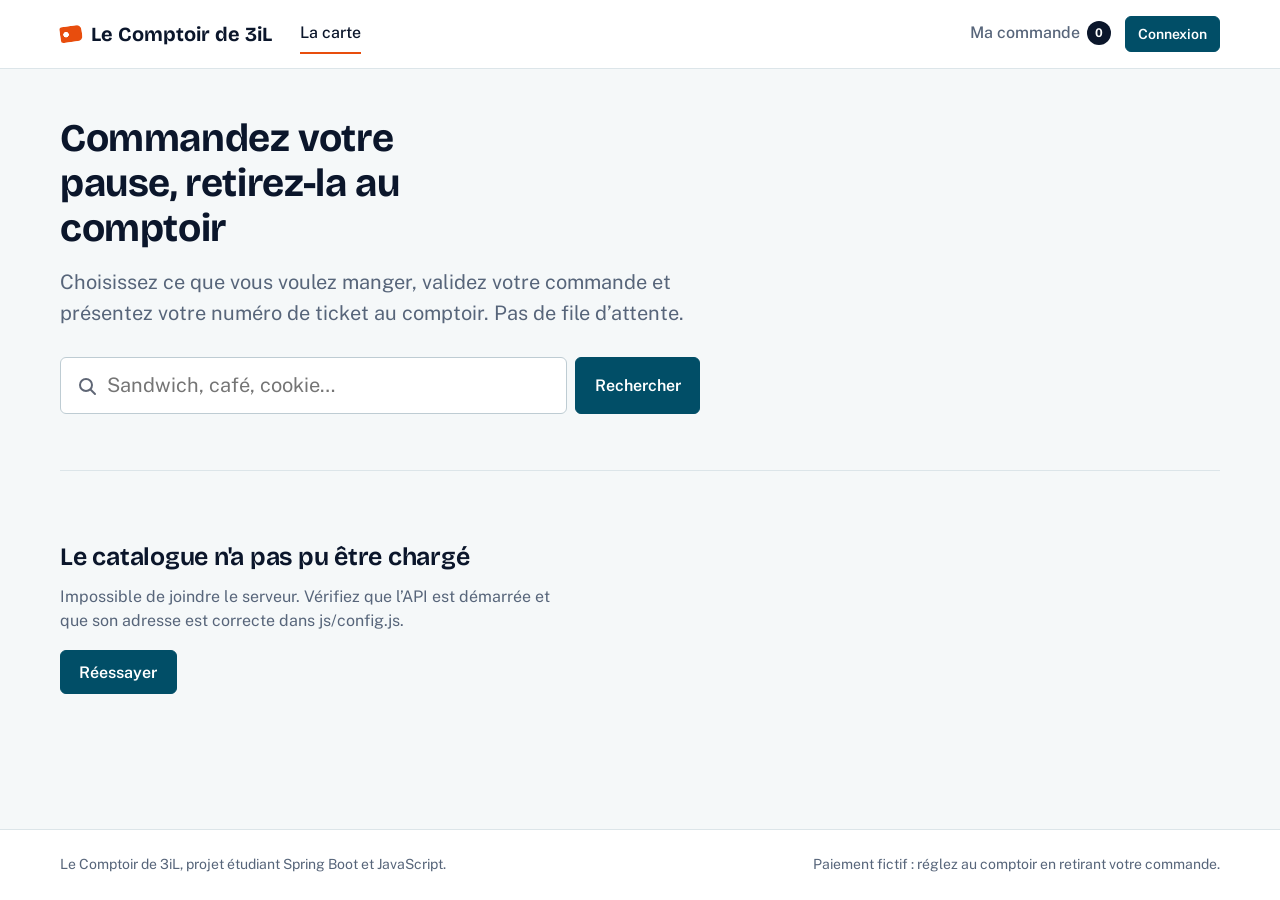
<file: frontend/index.html>
<!DOCTYPE html>
<html lang="fr">
<head>
    <meta charset="UTF-8">
    <meta name="viewport" content="width=device-width, initial-scale=1.0">
    <meta name="description" content="Commandez votre pause au Comptoir de 3iL : sandwichs, boissons, snacks et petit-déjeuner.">
    <title>Le Comptoir de 3iL | Commandez votre pause</title>
    <link rel="icon" href="favicon.svg" type="image/svg+xml">
    <link rel="preconnect" href="https://fonts.googleapis.com">
    <link rel="preconnect" href="https://fonts.gstatic.com" crossorigin>
    <link href="https://fonts.googleapis.com/css2?family=Bricolage+Grotesque:opsz,wght@12..96,600;12..96,700&family=Public+Sans:wght@400;500;600;700&display=swap" rel="stylesheet">
    <link rel="stylesheet" href="css/style.css">
    <script src="js/config.js" defer></script>
    <script src="js/api.js" defer></script>
    <script src="js/auth.js" defer></script>
    <script src="js/cart.js" defer></script>
    <script src="js/products.js" defer></script>
</head>
<body>
    <a class="skip-link" href="#contenu">Aller au contenu</a>
    <header class="site-header" id="site-header"></header>

    <main id="contenu">
        <section class="container catalog-head">
            <h1>Commandez votre pause, retirez-la au comptoir</h1>
            <p class="lead">Choisissez ce que vous voulez manger, validez votre commande et présentez votre numéro de ticket au comptoir. Pas de file d’attente.</p>
            <form class="search-form" id="search-form" role="search">
                <label for="search-input" class="sr-only">Rechercher un article</label>
                <input type="search" id="search-input" name="q" placeholder="Sandwich, café, cookie…" autocomplete="off">
                <button type="submit" class="btn">Rechercher</button>
            </form>
        </section>

        <section class="container" aria-labelledby="catalogue-titre">
            <h2 id="catalogue-titre" class="sr-only">La carte</h2>
            <div class="catalog-bar">
                <div class="chips" id="category-filters" role="group" aria-label="Filtrer par catégorie"></div>
                <p class="product-count" id="product-count" aria-live="polite"></p>
            </div>
            <div class="product-grid" id="product-grid">
                <p class="loading">Chargement de la carte…</p>
            </div>
        </section>
    </main>

    <footer class="site-footer" id="site-footer"></footer>
</body>
</html>
</file>
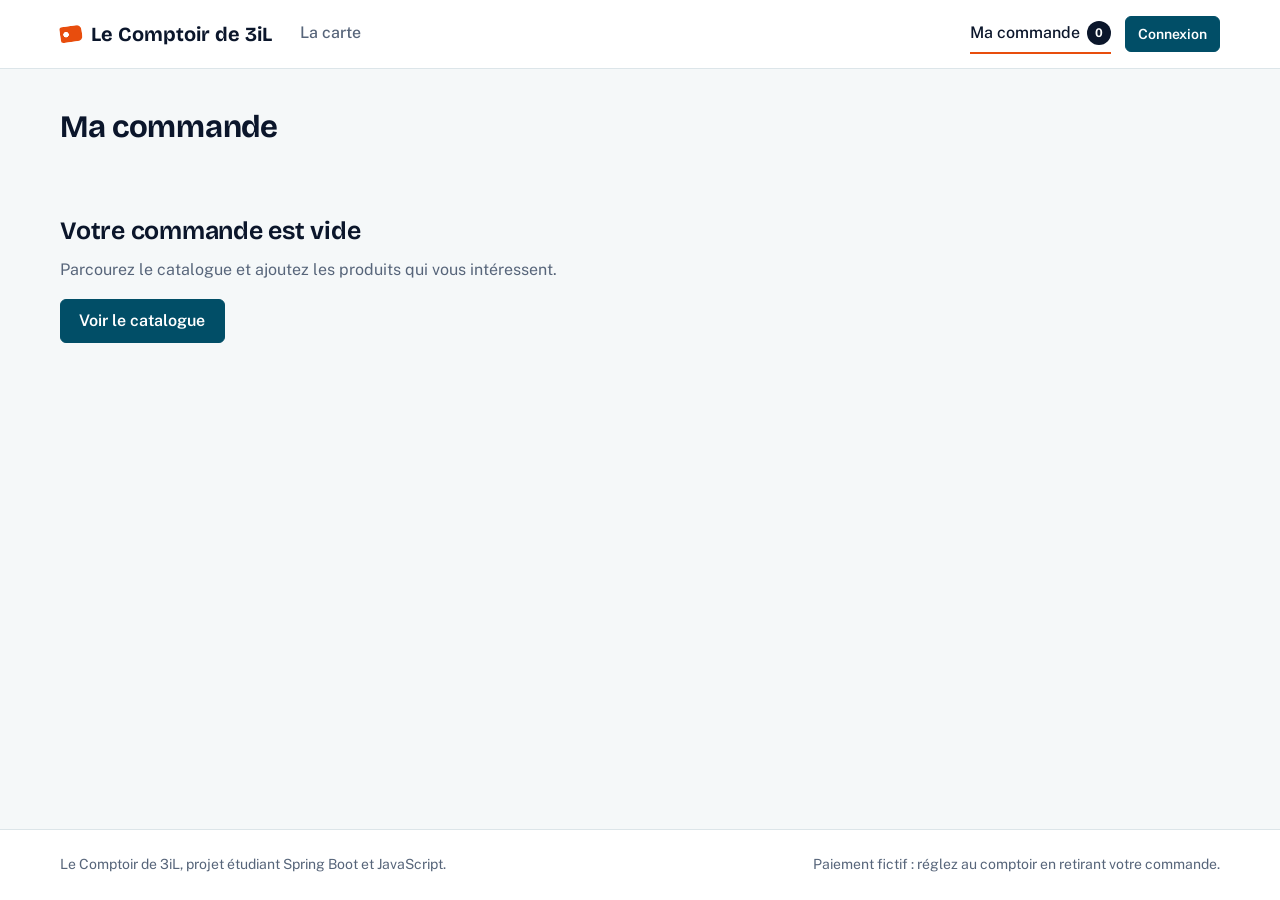
<file: frontend/cart.html>
<!DOCTYPE html>
<html lang="fr">
<head>
    <meta charset="UTF-8">
    <meta name="viewport" content="width=device-width, initial-scale=1.0">
    <meta name="description" content="Votre commande en cours au Comptoir de 3iL.">
    <title>Ma commande | Le Comptoir de 3iL</title>
    <link rel="icon" href="favicon.svg" type="image/svg+xml">
    <link rel="preconnect" href="https://fonts.googleapis.com">
    <link rel="preconnect" href="https://fonts.gstatic.com" crossorigin>
    <link href="https://fonts.googleapis.com/css2?family=Bricolage+Grotesque:opsz,wght@12..96,600;12..96,700&family=Public+Sans:wght@400;500;600;700&display=swap" rel="stylesheet">
    <link rel="stylesheet" href="css/style.css">
    <script src="js/config.js" defer></script>
    <script src="js/api.js" defer></script>
    <script src="js/auth.js" defer></script>
    <script src="js/cart.js" defer></script>
</head>
<body>
    <a class="skip-link" href="#contenu">Aller au contenu</a>
    <header class="site-header" id="site-header"></header>

    <main id="contenu">
        <div class="container">
            <div class="page-head">
                <h1>Ma commande</h1>
            </div>
            <div id="cart-alert" aria-live="polite"></div>
            <div id="cart-root"></div>
        </div>
    </main>

    <footer class="site-footer" id="site-footer"></footer>
</body>
</html>
</file>
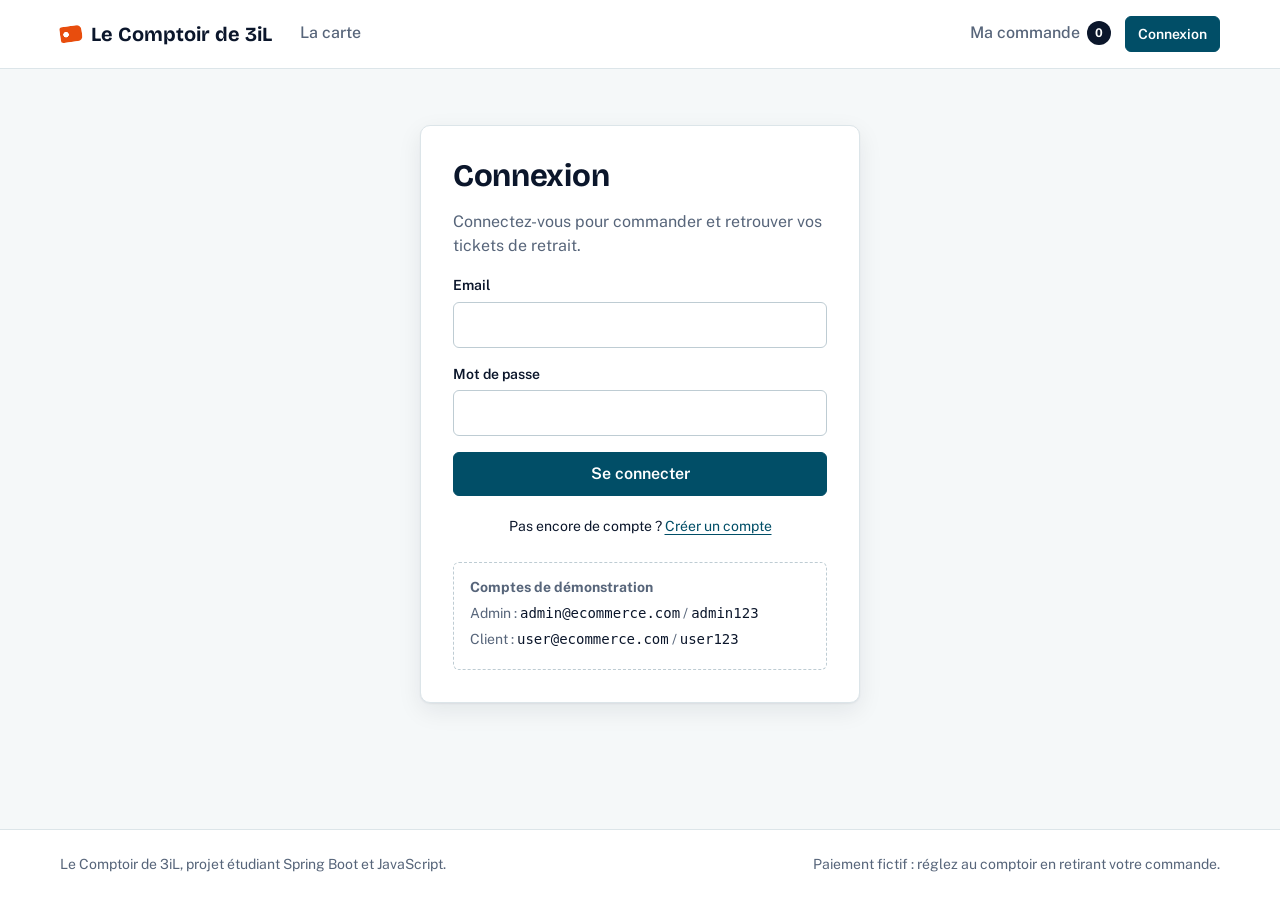
<file: frontend/login.html>
<!DOCTYPE html>
<html lang="fr">
<head>
    <meta charset="UTF-8">
    <meta name="viewport" content="width=device-width, initial-scale=1.0">
    <meta name="description" content="Connectez-vous à votre compte Le Comptoir de 3iL.">
    <title>Connexion | Le Comptoir de 3iL</title>
    <link rel="icon" href="favicon.svg" type="image/svg+xml">
    <link rel="preconnect" href="https://fonts.googleapis.com">
    <link rel="preconnect" href="https://fonts.gstatic.com" crossorigin>
    <link href="https://fonts.googleapis.com/css2?family=Bricolage+Grotesque:opsz,wght@12..96,600;12..96,700&family=Public+Sans:wght@400;500;600;700&display=swap" rel="stylesheet">
    <link rel="stylesheet" href="css/style.css">
    <script src="js/config.js" defer></script>
    <script src="js/api.js" defer></script>
    <script src="js/auth.js" defer></script>
    <script src="js/cart.js" defer></script>
</head>
<body>
    <a class="skip-link" href="#contenu">Aller au contenu</a>
    <header class="site-header" id="site-header"></header>

    <main id="contenu">
        <div class="container auth-wrap">
            <div class="auth-card">
                <h1>Connexion</h1>
                <p class="intro">Connectez-vous pour commander et retrouver vos tickets de retrait.</p>
                <div id="form-alert" aria-live="polite"></div>
                <form id="login-form" novalidate>
                    <div class="field">
                        <label for="email">Email</label>
                        <input type="email" id="email" name="email" autocomplete="email" required>
                        <p class="field-error" data-for="email"></p>
                    </div>
                    <div class="field">
                        <label for="password">Mot de passe</label>
                        <input type="password" id="password" name="password" autocomplete="current-password" required>
                        <p class="field-error" data-for="password"></p>
                    </div>
                    <button type="submit" class="btn btn-block">Se connecter</button>
                </form>
                <p class="auth-switch">Pas encore de compte ? <a href="register.html" id="register-link">Créer un compte</a></p>
                <div class="demo-accounts">
                    <p><strong>Comptes de démonstration</strong></p>
                    <p>Admin : <code>admin@ecommerce.com</code> / <code>admin123</code></p>
                    <p>Client : <code>user@ecommerce.com</code> / <code>user123</code></p>
                </div>
            </div>
        </div>
    </main>

    <footer class="site-footer" id="site-footer"></footer>
</body>
</html>
</file>
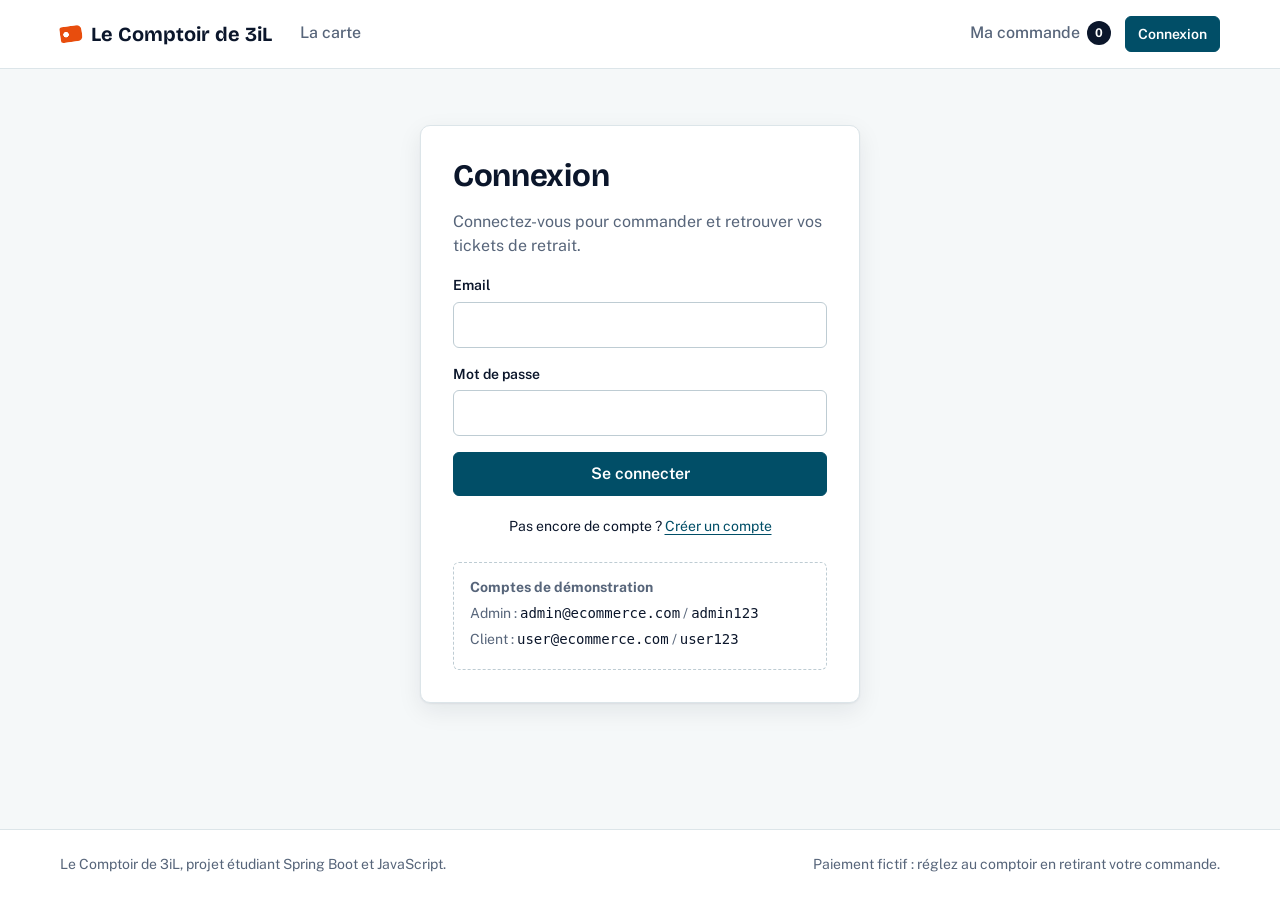
<file: frontend/orders.html>
<!DOCTYPE html>
<html lang="fr">
<head>
    <meta charset="UTF-8">
    <meta name="viewport" content="width=device-width, initial-scale=1.0">
    <meta name="description" content="Retrouvez vos tickets de retrait au Comptoir de 3iL.">
    <title>Mes tickets | Le Comptoir de 3iL</title>
    <link rel="icon" href="favicon.svg" type="image/svg+xml">
    <link rel="preconnect" href="https://fonts.googleapis.com">
    <link rel="preconnect" href="https://fonts.gstatic.com" crossorigin>
    <link href="https://fonts.googleapis.com/css2?family=Bricolage+Grotesque:opsz,wght@12..96,600;12..96,700&family=Public+Sans:wght@400;500;600;700&display=swap" rel="stylesheet">
    <link rel="stylesheet" href="css/style.css">
    <script src="js/config.js" defer></script>
    <script src="js/api.js" defer></script>
    <script src="js/auth.js" defer></script>
    <script src="js/cart.js" defer></script>
    <script src="js/orders.js" defer></script>
</head>
<body>
    <a class="skip-link" href="#contenu">Aller au contenu</a>
    <header class="site-header" id="site-header"></header>

    <main id="contenu">
        <div class="container">
            <div class="page-head">
                <h1>Mes tickets</h1>
            </div>
            <div id="orders-root">
                <p class="loading">Chargement de vos tickets…</p>
            </div>
        </div>
    </main>

    <footer class="site-footer" id="site-footer"></footer>
</body>
</html>
</file>
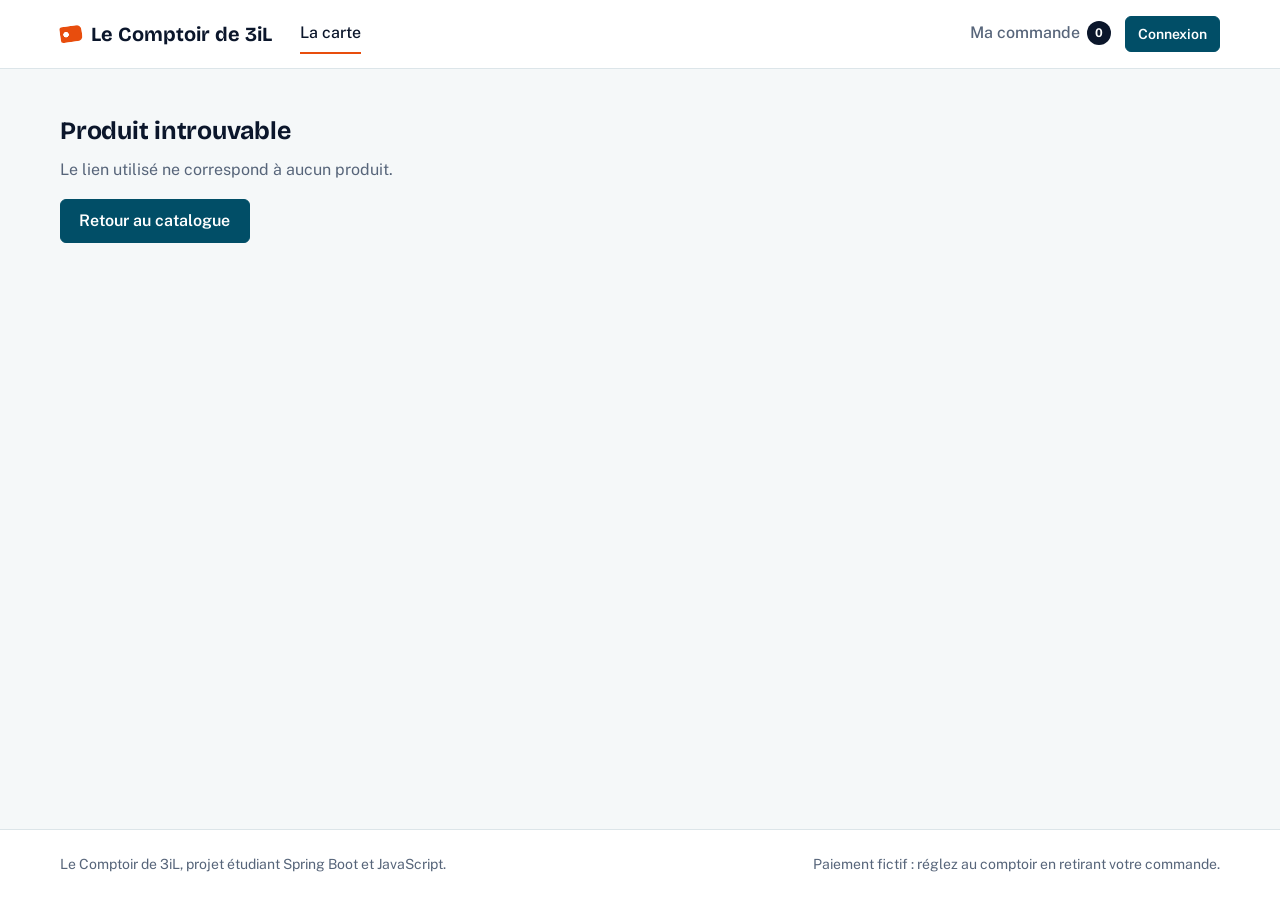
<file: frontend/product.html>
<!DOCTYPE html>
<html lang="fr">
<head>
    <meta charset="UTF-8">
    <meta name="viewport" content="width=device-width, initial-scale=1.0">
    <meta name="description" content="Détail d'un article de la carte du Comptoir de 3iL.">
    <title>Produit | Le Comptoir de 3iL</title>
    <link rel="icon" href="favicon.svg" type="image/svg+xml">
    <link rel="preconnect" href="https://fonts.googleapis.com">
    <link rel="preconnect" href="https://fonts.gstatic.com" crossorigin>
    <link href="https://fonts.googleapis.com/css2?family=Bricolage+Grotesque:opsz,wght@12..96,600;12..96,700&family=Public+Sans:wght@400;500;600;700&display=swap" rel="stylesheet">
    <link rel="stylesheet" href="css/style.css">
    <script src="js/config.js" defer></script>
    <script src="js/api.js" defer></script>
    <script src="js/auth.js" defer></script>
    <script src="js/cart.js" defer></script>
    <script src="js/products.js" defer></script>
</head>
<body>
    <a class="skip-link" href="#contenu">Aller au contenu</a>
    <header class="site-header" id="site-header"></header>

    <main id="contenu">
        <div class="container" id="product-root">
            <p class="loading">Chargement du produit…</p>
        </div>
    </main>

    <footer class="site-footer" id="site-footer"></footer>
</body>
</html>
</file>
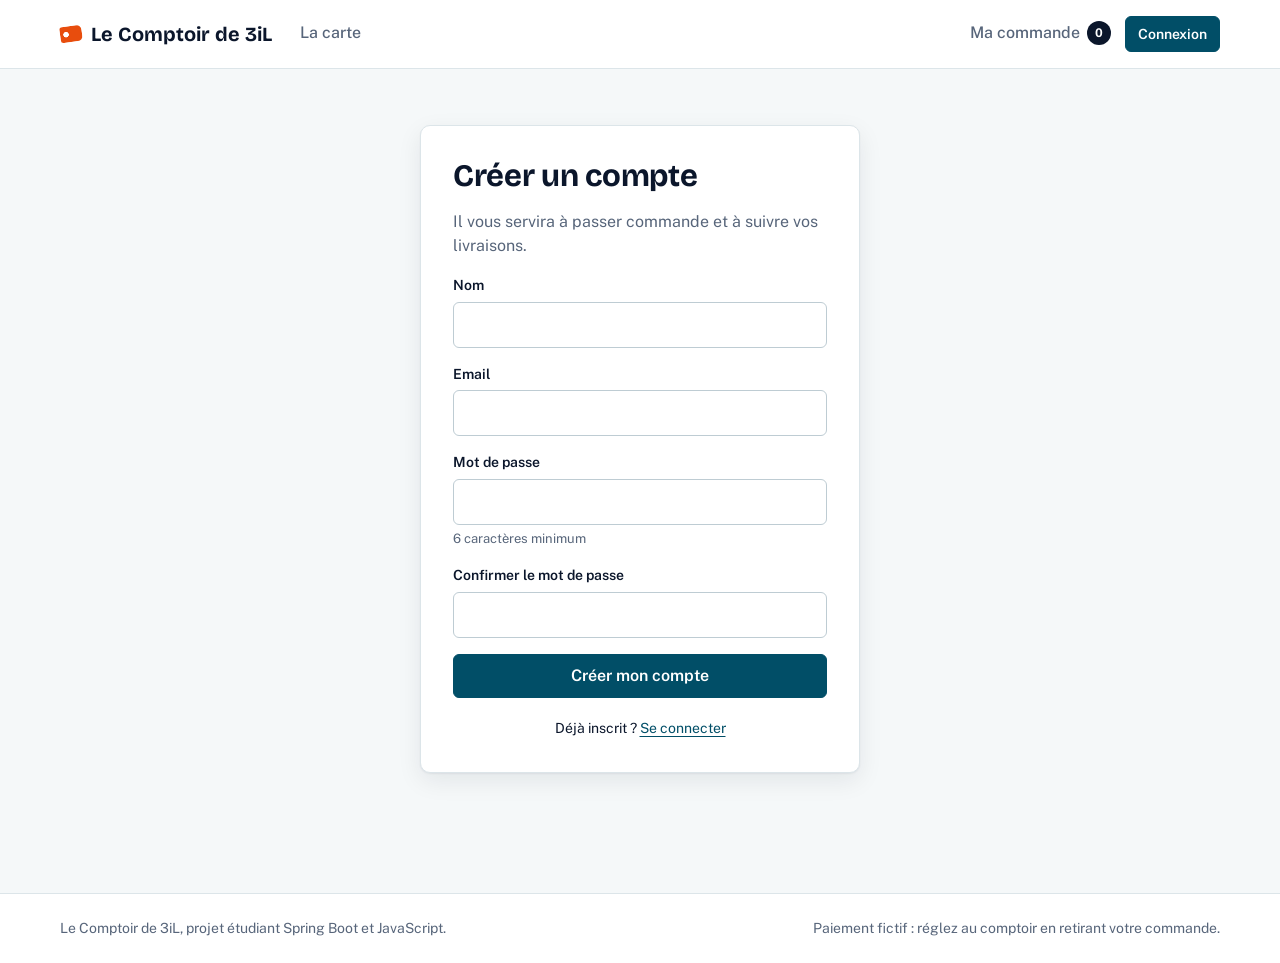
<file: frontend/register.html>
<!DOCTYPE html>
<html lang="fr">
<head>
    <meta charset="UTF-8">
    <meta name="viewport" content="width=device-width, initial-scale=1.0">
    <meta name="description" content="Créez votre compte client sur Le Comptoir de 3iL.">
    <title>Créer un compte | Le Comptoir de 3iL</title>
    <link rel="icon" href="favicon.svg" type="image/svg+xml">
    <link rel="preconnect" href="https://fonts.googleapis.com">
    <link rel="preconnect" href="https://fonts.gstatic.com" crossorigin>
    <link href="https://fonts.googleapis.com/css2?family=Bricolage+Grotesque:opsz,wght@12..96,600;12..96,700&family=Public+Sans:wght@400;500;600;700&display=swap" rel="stylesheet">
    <link rel="stylesheet" href="css/style.css">
    <script src="js/config.js" defer></script>
    <script src="js/api.js" defer></script>
    <script src="js/auth.js" defer></script>
    <script src="js/cart.js" defer></script>
</head>
<body>
    <a class="skip-link" href="#contenu">Aller au contenu</a>
    <header class="site-header" id="site-header"></header>

    <main id="contenu">
        <div class="container auth-wrap">
            <div class="auth-card">
                <h1>Créer un compte</h1>
                <p class="intro">Il vous servira à passer commande et à suivre vos livraisons.</p>
                <div id="form-alert" aria-live="polite"></div>
                <form id="register-form" novalidate>
                    <div class="field">
                        <label for="nom">Nom</label>
                        <input type="text" id="nom" name="nom" autocomplete="name" maxlength="100" required>
                        <p class="field-error" data-for="nom"></p>
                    </div>
                    <div class="field">
                        <label for="email">Email</label>
                        <input type="email" id="email" name="email" autocomplete="email" maxlength="150" required>
                        <p class="field-error" data-for="email"></p>
                    </div>
                    <div class="field">
                        <label for="password">Mot de passe</label>
                        <input type="password" id="password" name="password" autocomplete="new-password" minlength="6" required aria-describedby="password-hint">
                        <span class="hint" id="password-hint">6 caractères minimum</span>
                        <p class="field-error" data-for="password"></p>
                    </div>
                    <div class="field">
                        <label for="confirm">Confirmer le mot de passe</label>
                        <input type="password" id="confirm" name="confirm" autocomplete="new-password" required>
                        <p class="field-error" data-for="confirm"></p>
                    </div>
                    <button type="submit" class="btn btn-block">Créer mon compte</button>
                </form>
                <p class="auth-switch">Déjà inscrit ? <a href="login.html">Se connecter</a></p>
            </div>
        </div>
    </main>

    <footer class="site-footer" id="site-footer"></footer>
</body>
</html>
</file>
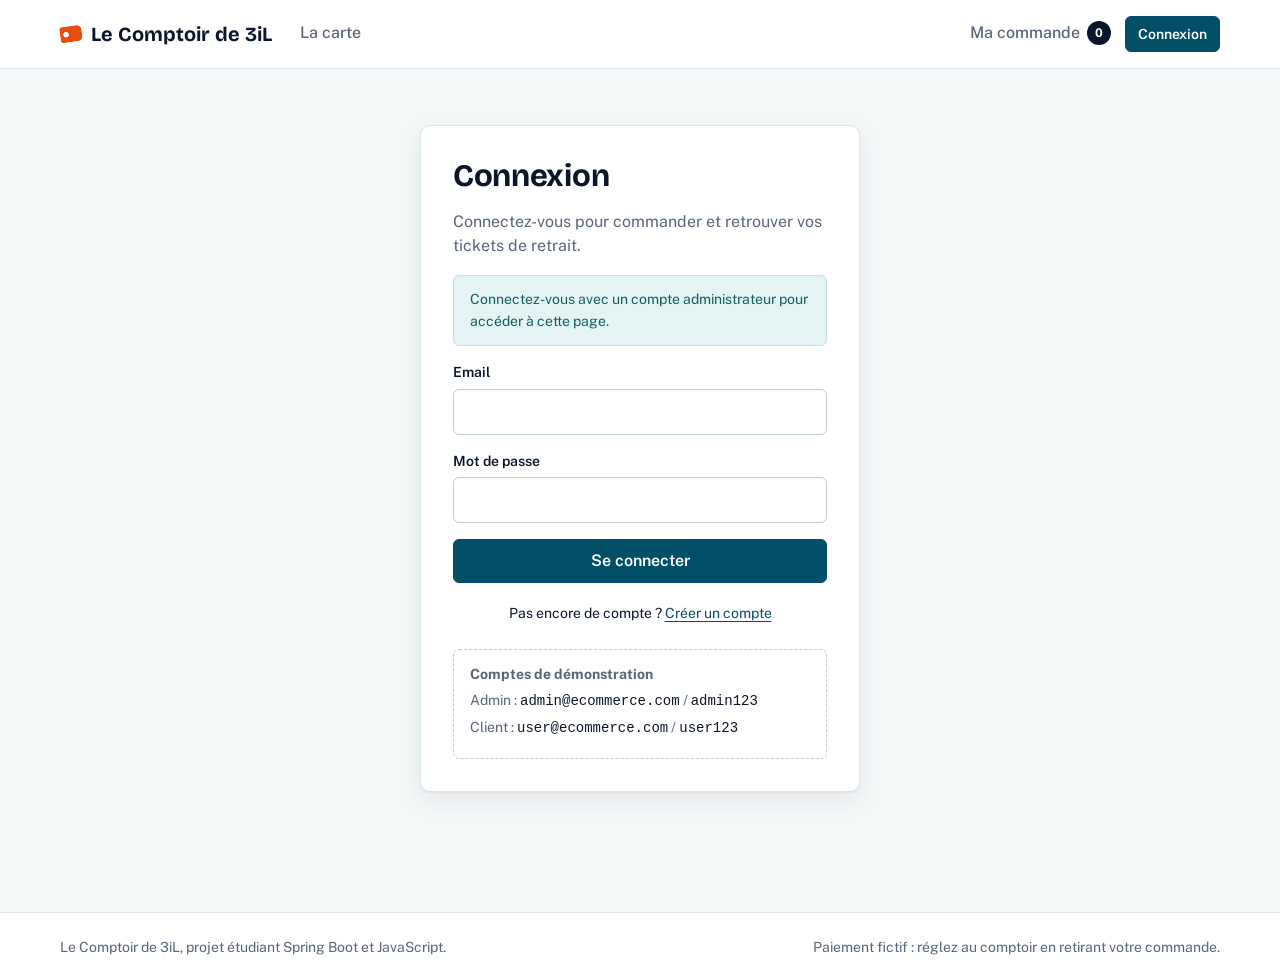
<file: frontend/admin/categories.html>
<!DOCTYPE html>
<html lang="fr">
<head>
    <meta charset="UTF-8">
    <meta name="viewport" content="width=device-width, initial-scale=1.0">
    <meta name="robots" content="noindex">
    <title>Catégories | Administration Le Comptoir de 3iL</title>
    <link rel="icon" href="../favicon.svg" type="image/svg+xml">
    <link rel="preconnect" href="https://fonts.googleapis.com">
    <link rel="preconnect" href="https://fonts.gstatic.com" crossorigin>
    <link href="https://fonts.googleapis.com/css2?family=Bricolage+Grotesque:opsz,wght@12..96,600;12..96,700&family=Public+Sans:wght@400;500;600;700&display=swap" rel="stylesheet">
    <link rel="stylesheet" href="../css/style.css">
    <link rel="stylesheet" href="../css/admin.css">
    <script src="../js/config.js" defer></script>
    <script src="../js/api.js" defer></script>
    <script src="../js/auth.js" defer></script>
    <script src="../js/admin.js" defer></script>
</head>
<body class="admin-body" data-page="categories" data-root="../">
    <aside class="admin-sidebar" id="admin-sidebar"></aside>

    <main class="admin-main" id="contenu">
        <div class="admin-top">
            <h1>Catégories</h1>
            <button type="button" class="btn" id="add-category-btn">Ajouter une catégorie</button>
        </div>
        <div id="page-alert"></div>

        <section class="panel">
            <div class="table-wrap">
                <table class="data-table">
                    <thead>
                        <tr>
                            <th scope="col">Nom</th>
                            <th scope="col">Description</th>
                            <th scope="col" class="num">Produits</th>
                            <th scope="col"><span class="sr-only">Actions</span></th>
                        </tr>
                    </thead>
                    <tbody id="categories-body">
                        <tr><td colspan="4" class="empty-cell">Chargement…</td></tr>
                    </tbody>
                </table>
            </div>
            <p class="muted small">Une catégorie ne peut être supprimée que si elle ne contient aucun produit.</p>
        </section>

        <dialog class="dialog" id="category-dialog" aria-labelledby="category-dialog-title">
            <form id="category-form" novalidate>
                <h2 class="dialog-title" id="category-dialog-title">Ajouter une catégorie</h2>
                <div class="dialog-alert"></div>
                <input type="hidden" name="recordId">
                <div class="field">
                    <label for="c-nom">Nom</label>
                    <input type="text" id="c-nom" name="nom" maxlength="100" required>
                    <p class="field-error" data-for="nom"></p>
                </div>
                <div class="field">
                    <label for="c-description">Description</label>
                    <textarea id="c-description" name="description" maxlength="500"></textarea>
                    <p class="field-error" data-for="description"></p>
                </div>
                <div class="dialog-actions">
                    <button type="button" class="btn btn-ghost dialog-cancel">Annuler</button>
                    <button type="submit" class="btn">Ajouter la catégorie</button>
                </div>
            </form>
        </dialog>
    </main>
</body>
</html>
</file>
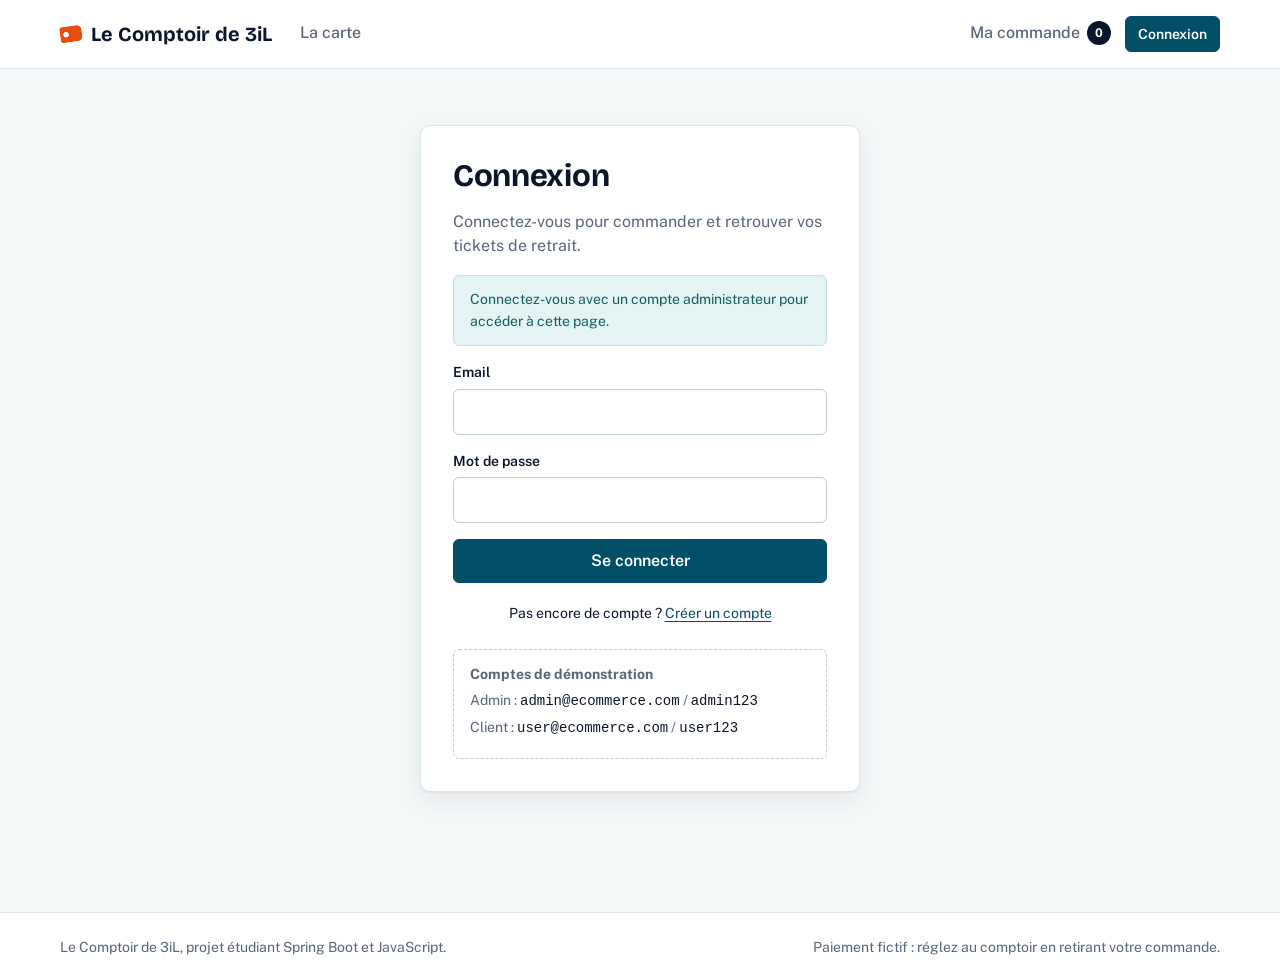
<file: frontend/admin/dashboard.html>
<!DOCTYPE html>
<html lang="fr">
<head>
    <meta charset="UTF-8">
    <meta name="viewport" content="width=device-width, initial-scale=1.0">
    <meta name="robots" content="noindex">
    <title>Tableau de bord | Administration Le Comptoir de 3iL</title>
    <link rel="icon" href="../favicon.svg" type="image/svg+xml">
    <link rel="preconnect" href="https://fonts.googleapis.com">
    <link rel="preconnect" href="https://fonts.gstatic.com" crossorigin>
    <link href="https://fonts.googleapis.com/css2?family=Bricolage+Grotesque:opsz,wght@12..96,600;12..96,700&family=Public+Sans:wght@400;500;600;700&display=swap" rel="stylesheet">
    <link rel="stylesheet" href="../css/style.css">
    <link rel="stylesheet" href="../css/admin.css">
    <script src="../js/config.js" defer></script>
    <script src="../js/api.js" defer></script>
    <script src="../js/auth.js" defer></script>
    <script src="../js/admin.js" defer></script>
</head>
<body class="admin-body" data-page="dashboard" data-root="../">
    <aside class="admin-sidebar" id="admin-sidebar"></aside>

    <main class="admin-main" id="contenu">
        <div class="admin-top">
            <h1>Tableau de bord</h1>
            <a class="btn btn-secondary" href="products.html">Gérer les produits</a>
        </div>
        <div id="page-alert"></div>

        <dl class="stats" id="stats">
            <div class="stat stat-main"><dt>Chiffre d'affaires</dt><dd>…</dd></div>
        </dl>

        <div class="panel-grid">
            <section class="panel" aria-labelledby="recent-title">
                <h2 id="recent-title">Dernières commandes</h2>
                <div id="recent-orders"><p class="muted">Chargement…</p></div>
                <p class="small"><a href="orders.html">Toutes les commandes</a></p>
            </section>
            <section class="panel" aria-labelledby="stock-title">
                <h2 id="stock-title">Stock faible</h2>
                <div id="low-stock"><p class="muted">Chargement…</p></div>
            </section>
        </div>
    </main>
</body>
</html>
</file>
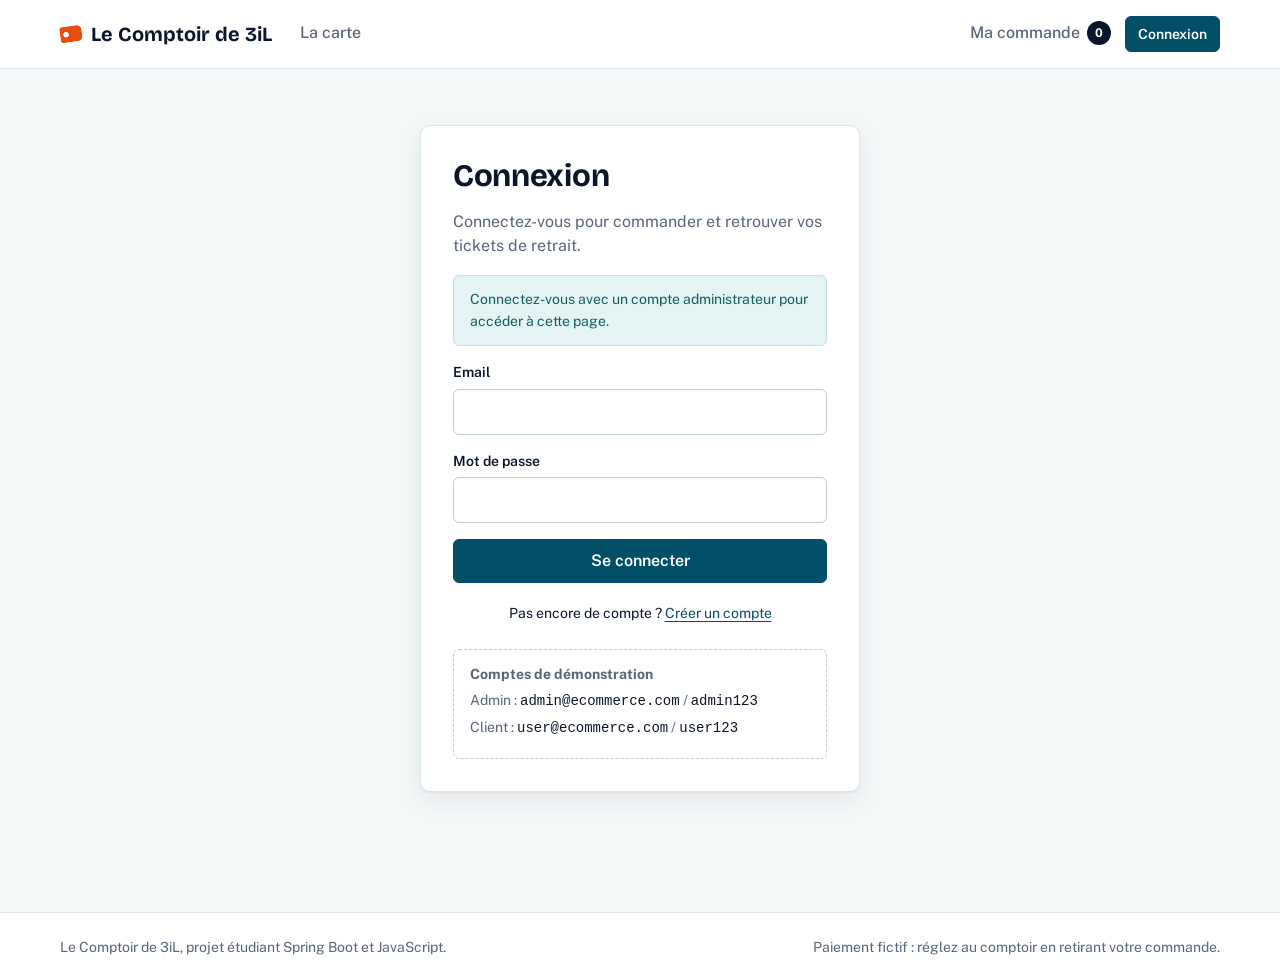
<file: frontend/admin/orders.html>
<!DOCTYPE html>
<html lang="fr">
<head>
    <meta charset="UTF-8">
    <meta name="viewport" content="width=device-width, initial-scale=1.0">
    <meta name="robots" content="noindex">
    <title>Commandes | Administration Le Comptoir de 3iL</title>
    <link rel="icon" href="../favicon.svg" type="image/svg+xml">
    <link rel="preconnect" href="https://fonts.googleapis.com">
    <link rel="preconnect" href="https://fonts.gstatic.com" crossorigin>
    <link href="https://fonts.googleapis.com/css2?family=Bricolage+Grotesque:opsz,wght@12..96,600;12..96,700&family=Public+Sans:wght@400;500;600;700&display=swap" rel="stylesheet">
    <link rel="stylesheet" href="../css/style.css">
    <link rel="stylesheet" href="../css/admin.css">
    <script src="../js/config.js" defer></script>
    <script src="../js/api.js" defer></script>
    <script src="../js/auth.js" defer></script>
    <script src="../js/admin.js" defer></script>
</head>
<body class="admin-body" data-page="orders" data-root="../">
    <aside class="admin-sidebar" id="admin-sidebar"></aside>

    <main class="admin-main" id="contenu">
        <div class="admin-top">
            <h1>Commandes</h1>
        </div>
        <div id="page-alert"></div>

        <section class="panel">
            <div class="toolbar">
                <label class="sr-only" for="filter-status">Filtrer par statut</label>
                <select class="input" id="filter-status"></select>
                <span class="count" id="order-total" aria-live="polite"></span>
            </div>
            <div class="table-wrap">
                <table class="data-table">
                    <thead>
                        <tr>
                            <th scope="col">Ticket</th>
                            <th scope="col">Date</th>
                            <th scope="col">Client</th>
                            <th scope="col">Contenu</th>
                            <th scope="col" class="num">Total</th>
                            <th scope="col">Statut</th>
                            <th scope="col">Changer le statut</th>
                        </tr>
                    </thead>
                    <tbody id="orders-body">
                        <tr><td colspan="7" class="empty-cell">Chargement…</td></tr>
                    </tbody>
                </table>
            </div>
        </section>
    </main>
</body>
</html>
</file>
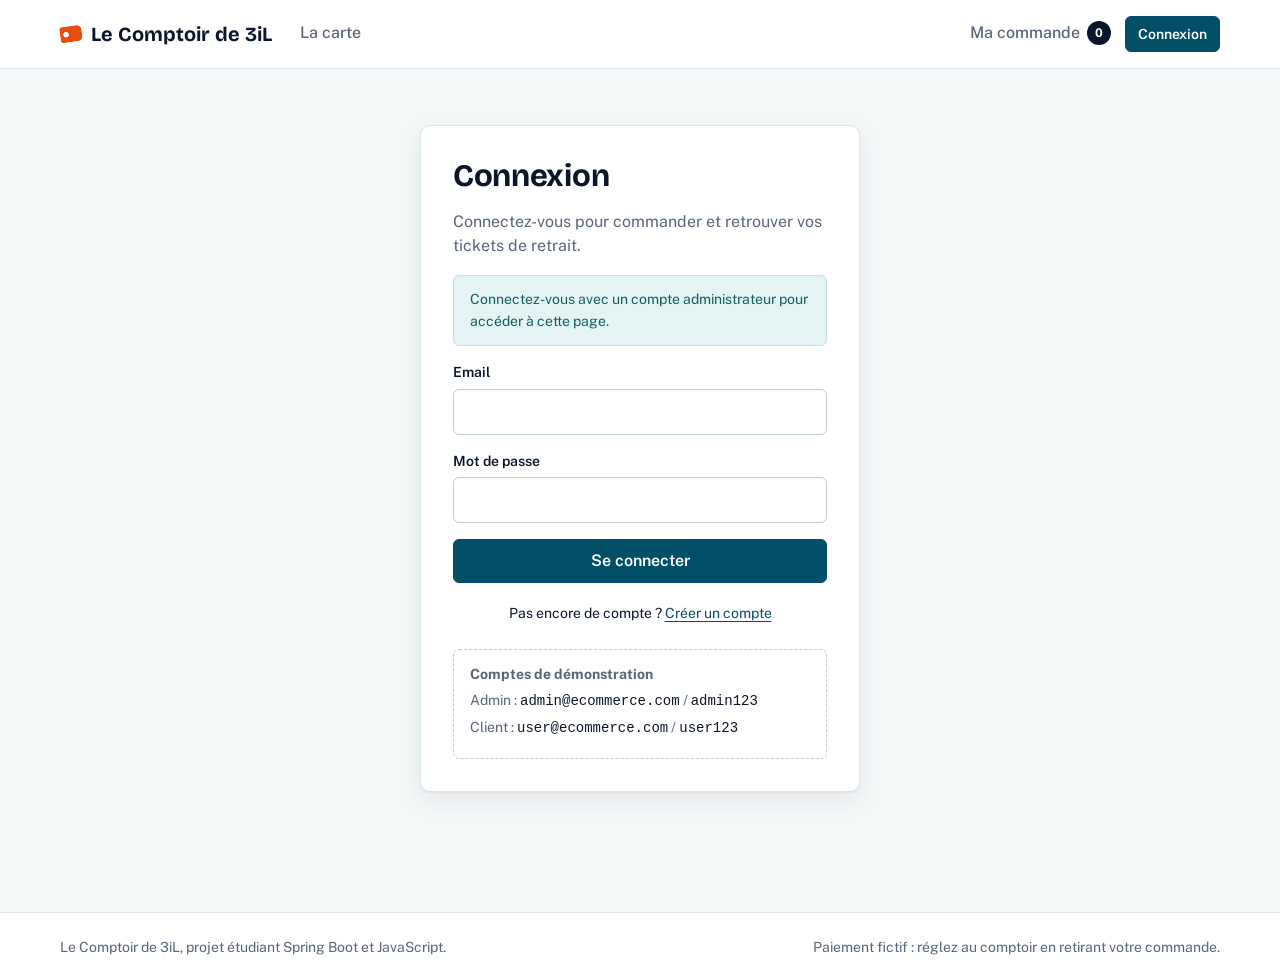
<file: frontend/admin/products.html>
<!DOCTYPE html>
<html lang="fr">
<head>
    <meta charset="UTF-8">
    <meta name="viewport" content="width=device-width, initial-scale=1.0">
    <meta name="robots" content="noindex">
    <title>Produits | Administration Le Comptoir de 3iL</title>
    <link rel="icon" href="../favicon.svg" type="image/svg+xml">
    <link rel="preconnect" href="https://fonts.googleapis.com">
    <link rel="preconnect" href="https://fonts.gstatic.com" crossorigin>
    <link href="https://fonts.googleapis.com/css2?family=Bricolage+Grotesque:opsz,wght@12..96,600;12..96,700&family=Public+Sans:wght@400;500;600;700&display=swap" rel="stylesheet">
    <link rel="stylesheet" href="../css/style.css">
    <link rel="stylesheet" href="../css/admin.css">
    <script src="../js/config.js" defer></script>
    <script src="../js/api.js" defer></script>
    <script src="../js/auth.js" defer></script>
    <script src="../js/admin.js" defer></script>
</head>
<body class="admin-body" data-page="products" data-root="../">
    <aside class="admin-sidebar" id="admin-sidebar"></aside>

    <main class="admin-main" id="contenu">
        <div class="admin-top">
            <h1>Produits</h1>
            <button type="button" class="btn" id="add-product-btn">Ajouter un produit</button>
        </div>
        <div id="page-alert"></div>

        <section class="panel">
            <div class="toolbar">
                <label class="sr-only" for="filter-search">Rechercher</label>
                <input type="search" class="input" id="filter-search" placeholder="Rechercher par nom">
                <label class="sr-only" for="filter-category">Catégorie</label>
                <select class="input" id="filter-category"><option value="">Toutes les catégories</option></select>
                <span class="count" id="product-total" aria-live="polite"></span>
            </div>
            <div class="table-wrap">
                <table class="data-table">
                    <thead>
                        <tr>
                            <th scope="col"><span class="sr-only">Image</span></th>
                            <th scope="col">Produit</th>
                            <th scope="col">Catégorie</th>
                            <th scope="col" class="num">Prix</th>
                            <th scope="col">Stock</th>
                            <th scope="col"><span class="sr-only">Actions</span></th>
                        </tr>
                    </thead>
                    <tbody id="products-body">
                        <tr><td colspan="6" class="empty-cell">Chargement…</td></tr>
                    </tbody>
                </table>
            </div>
        </section>

        <dialog class="dialog" id="product-dialog" aria-labelledby="product-dialog-title">
            <form id="product-form" novalidate>
                <h2 class="dialog-title" id="product-dialog-title">Ajouter un produit</h2>
                <div class="dialog-alert"></div>
                <input type="hidden" name="recordId">
                <div class="form-grid">
                    <div class="field span-2">
                        <label for="p-nom">Nom</label>
                        <input type="text" id="p-nom" name="nom" maxlength="150" required>
                        <p class="field-error" data-for="nom"></p>
                    </div>
                    <div class="field">
                        <label for="p-prix">Prix (€)</label>
                        <input type="number" id="p-prix" name="prix" min="0.01" step="0.01" required>
                        <p class="field-error" data-for="prix"></p>
                    </div>
                    <div class="field">
                        <label for="p-stock">Stock</label>
                        <input type="number" id="p-stock" name="stock" min="0" step="1" required>
                        <p class="field-error" data-for="stock"></p>
                    </div>
                    <div class="field span-2">
                        <label for="p-category">Catégorie</label>
                        <select id="p-category" name="categoryId" required></select>
                        <p class="field-error" data-for="categoryId"></p>
                    </div>
                    <div class="span-2 image-field">
                        <div class="field">
                            <label for="p-image">URL de l'image</label>
                            <input type="url" id="p-image" name="imageUrl" maxlength="500" placeholder="https://…">
                            <span class="hint">Laissez vide pour afficher une image par défaut.</span>
                            <p class="field-error" data-for="imageUrl"></p>
                        </div>
                        <img class="image-preview" id="image-preview" alt="Aperçu de l'image">
                    </div>
                    <div class="field span-2">
                        <label for="p-description">Description</label>
                        <textarea id="p-description" name="description" maxlength="2000"></textarea>
                        <p class="field-error" data-for="description"></p>
                    </div>
                </div>
                <div class="dialog-actions">
                    <button type="button" class="btn btn-ghost dialog-cancel">Annuler</button>
                    <button type="submit" class="btn">Ajouter le produit</button>
                </div>
            </form>
        </dialog>
    </main>
</body>
</html>
</file>
<file: frontend/css/style.css>
/* =====================================================================
   Le Comptoir de 3iL : feuille de style du site public
   Palette reprise de l'identité 3iL : bleu pétrole et orange
   ===================================================================== */

:root {
    --paper: #F5F8F9;
    --surface: #FFFFFF;
    --ink: #0B162B;
    --muted: #57657A;
    --line: #DCE5E9;
    --line-strong: #BECCD3;

    --brand: #014E67;
    --brand-dark: #01374A;
    --brand-soft: #E1EDF1;
    --accent: #E84D0D;
    --accent-text: #8A3208;
    --accent-soft: #FCEAE0;
    --blue-soft: #E4F3F3;
    --blue-text: #145E5E;
    --danger: #B42318;
    --danger-dark: #8F1C13;
    --danger-soft: #FDECEA;

    --font-display: "Bricolage Grotesque", "Segoe UI", system-ui, sans-serif;
    --font-body: "Public Sans", "Segoe UI", system-ui, -apple-system, sans-serif;

    /* Échelle typographique (rapport 1,25) */
    --text-sm: 0.875rem;
    --text-md: 1rem;
    --text-lg: 1.25rem;
    --text-xl: 1.5625rem;
    --text-2xl: 1.953rem;
    --text-3xl: 2.441rem;

    --radius-s: 6px;
    --radius-m: 10px;
    --shadow: 0 1px 2px rgba(11, 22, 43, 0.06), 0 8px 24px rgba(11, 22, 43, 0.08);

    color-scheme: light;
}

/* ---------- Base ---------- */
*,
*::before,
*::after {
    box-sizing: border-box;
}

html {
    -webkit-text-size-adjust: 100%;
}

body {
    margin: 0;
    min-height: 100vh;
    display: flex;
    flex-direction: column;
    background: var(--paper);
    color: var(--ink);
    font-family: var(--font-body);
    font-size: var(--text-md);
    line-height: 1.55;
}

main {
    flex: 1;
}

h1, h2, h3 {
    font-family: var(--font-display);
    line-height: 1.15;
    margin: 0 0 0.5em;
    letter-spacing: -0.01em;
}

h1 { font-size: var(--text-3xl); font-weight: 700; }
h2 { font-size: var(--text-xl); font-weight: 650; }
h3 { font-size: var(--text-lg); font-weight: 600; }

p {
    margin: 0 0 1em;
}

a {
    color: var(--brand);
    text-underline-offset: 3px;
}

a:hover {
    color: var(--brand-dark);
}

img {
    max-width: 100%;
    display: block;
}

:focus-visible {
    outline: 3px solid var(--brand);
    outline-offset: 2px;
    border-radius: 2px;
}

.container {
    width: min(1160px, 100% - 2.5rem);
    margin-inline: auto;
}

.muted { color: var(--muted); }
.small { font-size: var(--text-sm); }
.num { text-align: right; font-variant-numeric: tabular-nums; }

.sr-only {
    position: absolute;
    width: 1px;
    height: 1px;
    padding: 0;
    margin: -1px;
    overflow: hidden;
    clip: rect(0, 0, 0, 0);
    white-space: nowrap;
    border: 0;
}

.skip-link {
    position: absolute;
    left: 1rem;
    top: -3rem;
    background: var(--ink);
    color: #fff;
    padding: 0.5rem 1rem;
    border-radius: var(--radius-s);
    z-index: 100;
}

.skip-link:focus {
    top: 1rem;
    color: #fff;
}

/* ---------- Boutons ---------- */
.btn {
    display: inline-flex;
    align-items: center;
    justify-content: center;
    gap: 0.4rem;
    min-height: 44px;
    padding: 0.6rem 1.15rem;
    border: 1px solid var(--brand);
    border-radius: var(--radius-s);
    background: var(--brand);
    color: #fff;
    font: 600 var(--text-md)/1.2 var(--font-body);
    text-decoration: none;
    cursor: pointer;
    transition: background-color 0.15s, border-color 0.15s, color 0.15s;
}

.btn:hover {
    background: var(--brand-dark);
    border-color: var(--brand-dark);
    color: #fff;
}

.btn:disabled {
    background: #D3DCE1;
    border-color: #D3DCE1;
    color: #6B7787;
    cursor: not-allowed;
}

.btn-secondary {
    background: var(--surface);
    color: var(--brand);
    border-color: var(--line-strong);
}

.btn-secondary:hover {
    background: var(--brand-soft);
    border-color: var(--brand);
    color: var(--brand-dark);
}

.btn-ghost {
    background: transparent;
    border-color: transparent;
    color: var(--muted);
}

.btn-ghost:hover {
    background: #EAF0F3;
    border-color: transparent;
    color: var(--ink);
}

.btn-danger {
    background: var(--surface);
    border-color: #EBC2BD;
    color: var(--danger);
}

.btn-danger:hover {
    background: var(--danger);
    border-color: var(--danger);
    color: #fff;
}

.btn-small {
    min-height: 36px;
    padding: 0.35rem 0.75rem;
    font-size: var(--text-sm);
}

.btn-block {
    width: 100%;
}

.button-row {
    display: flex;
    flex-wrap: wrap;
    gap: 0.75rem;
}

/* ---------- En-tête ---------- */
.site-header {
    position: sticky;
    top: 0;
    z-index: 20;
    background: rgba(255, 255, 255, 0.95);
    border-bottom: 1px solid var(--line);
    backdrop-filter: blur(6px);
}

.header-inner {
    display: flex;
    align-items: center;
    flex-wrap: wrap;
    gap: 0.5rem 1.75rem;
    min-height: 68px;
    padding-block: 0.5rem;
}

.brand {
    display: inline-flex;
    align-items: center;
    gap: 0.55rem;
    font-family: var(--font-display);
    font-size: var(--text-lg);
    font-weight: 700;
    color: var(--ink);
    text-decoration: none;
}

/* Petit logo en forme d'étiquette */
.brand::before {
    content: "";
    width: 22px;
    height: 16px;
    background:
        radial-gradient(circle at 6px 50%, var(--surface) 2.5px, transparent 3px),
        var(--accent);
    border-radius: 3px 5px 5px 3px;
    transform: rotate(-8deg);
}

.brand:hover {
    color: var(--ink);
}

.main-nav {
    display: flex;
    gap: 1.25rem;
    flex: 1;
}

.main-nav a,
.cart-link {
    color: var(--muted);
    font-weight: 500;
    text-decoration: none;
    padding-block: 0.4rem;
    border-bottom: 2px solid transparent;
}

.main-nav a:hover,
.cart-link:hover {
    color: var(--ink);
}

.main-nav a[aria-current="page"],
.cart-link[aria-current="page"] {
    color: var(--ink);
    border-bottom-color: var(--accent);
}

.header-actions {
    display: flex;
    align-items: center;
    gap: 0.9rem;
}

.cart-link {
    display: inline-flex;
    align-items: center;
    gap: 0.4rem;
}

.cart-count {
    min-width: 1.5rem;
    height: 1.5rem;
    padding: 0 0.4rem;
    display: inline-grid;
    place-items: center;
    border-radius: 999px;
    background: var(--ink);
    color: #fff;
    font-size: 0.75rem;
    font-weight: 700;
}

.user-name {
    font-weight: 600;
    max-width: 12rem;
    overflow: hidden;
    text-overflow: ellipsis;
    white-space: nowrap;
}

/* ---------- Pied de page ---------- */
.site-footer {
    margin-top: 4rem;
    border-top: 1px solid var(--line);
    background: var(--surface);
}

.footer-inner {
    display: flex;
    flex-wrap: wrap;
    justify-content: space-between;
    gap: 0.5rem 2rem;
    padding-block: 1.5rem;
    color: var(--muted);
    font-size: var(--text-sm);
}

.footer-inner p {
    margin: 0;
}

/* ---------- Catalogue ---------- */
.catalog-head {
    padding-block: 3rem 1.5rem;
}

.catalog-head h1 {
    max-width: 18ch;
    margin-bottom: 0.4em;
}

.catalog-head .lead {
    max-width: 55ch;
    color: var(--muted);
    font-size: var(--text-lg);
    margin-bottom: 1.75rem;
}

.search-form {
    display: flex;
    gap: 0.5rem;
    max-width: 640px;
}

.search-form input {
    flex: 1;
    min-height: 52px;
    padding: 0.75rem 1rem 0.75rem 2.9rem;
    border: 1px solid var(--line-strong);
    border-radius: var(--radius-s);
    background:
        url("data:image/svg+xml,%3Csvg xmlns='http://www.w3.org/2000/svg' width='20' height='20' fill='none' stroke='%235F6675' stroke-width='2' stroke-linecap='round'%3E%3Ccircle cx='9' cy='9' r='6'/%3E%3Cpath d='m14 14 4 4'/%3E%3C/svg%3E")
        no-repeat 1rem center / 20px,
        var(--surface);
    font: inherit;
    font-size: var(--text-lg);
    color: var(--ink);
}

.search-form input:focus {
    border-color: var(--brand);
    outline: none;
    box-shadow: 0 0 0 3px var(--brand-soft);
}

.search-form .btn {
    min-height: 52px;
}

.catalog-bar {
    display: flex;
    flex-wrap: wrap;
    align-items: center;
    justify-content: space-between;
    gap: 1rem;
    padding-block: 1rem;
    margin-bottom: 1.5rem;
    border-bottom: 1px solid var(--line);
}

.chips {
    display: flex;
    flex-wrap: wrap;
    gap: 0.5rem;
}

.chip {
    min-height: 38px;
    padding: 0.35rem 1rem;
    border: 1px solid var(--line-strong);
    border-radius: 999px;
    background: var(--surface);
    color: var(--ink);
    font: 500 var(--text-sm) var(--font-body);
    cursor: pointer;
}

.chip:hover {
    border-color: var(--ink);
}

.chip[aria-pressed="true"] {
    background: var(--ink);
    border-color: var(--ink);
    color: #fff;
}

.product-count {
    color: var(--muted);
    font-size: var(--text-sm);
    margin: 0;
}

.product-grid {
    display: grid;
    grid-template-columns: repeat(auto-fill, minmax(230px, 1fr));
    gap: 1.5rem;
}

.product-grid[aria-busy="true"] {
    opacity: 0.55;
}

.product-grid > .empty-state {
    grid-column: 1 / -1;
}

.product-card {
    display: flex;
    flex-direction: column;
    background: var(--surface);
    border: 1px solid var(--line);
    border-radius: var(--radius-m);
    overflow: hidden;
}

.product-card:hover {
    border-color: var(--line-strong);
}

.product-media {
    display: block;
    aspect-ratio: 4 / 3;
    background: #E8EEF1;
}

.product-media img {
    width: 100%;
    height: 100%;
    object-fit: cover;
}

.product-body {
    display: flex;
    flex-direction: column;
    flex: 1;
    gap: 0.35rem;
    padding: 1rem 1rem 1.1rem;
}

.product-cat {
    margin: 0;
    color: var(--muted);
    font-size: var(--text-sm);
}

.product-name {
    margin: 0 0 0.5rem;
    font-size: 1.125rem;
    line-height: 1.3;
}

.product-name a {
    color: var(--ink);
    text-decoration: none;
}

.product-name a:hover {
    text-decoration: underline;
}

.product-meta {
    display: flex;
    flex-wrap: wrap;
    align-items: center;
    justify-content: space-between;
    gap: 0.5rem;
    margin-top: auto;
    margin-bottom: 0.85rem;
}

/* L'étiquette de prix : l'élément signature du site */
.price-tag {
    position: relative;
    display: inline-block;
    padding: 0.2rem 0.7rem 0.2rem 1.35rem;
    border-radius: 3px 6px 6px 3px;
    background: var(--accent);
    color: var(--ink);
    font-family: var(--font-display);
    font-weight: 700;
    font-variant-numeric: tabular-nums;
    white-space: nowrap;
    transform: rotate(-2deg);
}

.price-tag::before {
    content: "";
    position: absolute;
    left: 0.45rem;
    top: 50%;
    width: 7px;
    height: 7px;
    margin-top: -3.5px;
    border-radius: 50%;
    background: var(--surface);
    box-shadow: inset 0 1px 1px rgba(0, 0, 0, 0.2);
}

.price-tag-large {
    font-size: var(--text-2xl);
    padding: 0.3rem 1.1rem 0.3rem 2rem;
    margin-bottom: 1rem;
}

.price-tag-large::before {
    left: 0.7rem;
    width: 10px;
    height: 10px;
    margin-top: -5px;
}

.stock {
    font-size: var(--text-sm);
    font-weight: 600;
}

.stock-ok { color: var(--brand); }
.stock-low { color: var(--accent-text); }
.stock-out { color: var(--danger); }

/* ---------- Détail produit ---------- */
.breadcrumb {
    display: flex;
    gap: 0.5rem;
    padding-block: 1.5rem;
    font-size: var(--text-sm);
    color: var(--muted);
}

.product-detail {
    display: grid;
    grid-template-columns: minmax(0, 1.1fr) minmax(0, 1fr);
    gap: 3rem;
    align-items: start;
}

.product-detail-media {
    border-radius: var(--radius-m);
    overflow: hidden;
    background: #E8EEF1;
    aspect-ratio: 4 / 3;
}

.product-detail-media img {
    width: 100%;
    height: 100%;
    object-fit: cover;
}

.product-detail-info h1 {
    font-size: var(--text-2xl);
}

.product-description {
    max-width: 60ch;
    margin-block: 1.25rem 1.75rem;
    padding-top: 1.25rem;
    border-top: 1px solid var(--line);
}

.add-form {
    display: flex;
    flex-wrap: wrap;
    align-items: flex-end;
    gap: 0.75rem;
}

.qty-field {
    display: flex;
    flex-direction: column;
    gap: 0.25rem;
    font-size: var(--text-sm);
    font-weight: 600;
}

.qty-field input {
    width: 5.5rem;
    min-height: 44px;
    padding: 0.5rem;
    border: 1px solid var(--line-strong);
    border-radius: var(--radius-s);
    font: inherit;
    font-size: var(--text-md);
    text-align: center;
}

.related {
    margin-top: 4rem;
}

/* ---------- Panier ---------- */
.page-head {
    padding-block: 2.5rem 1.5rem;
}

.page-head h1 {
    margin: 0;
    font-size: var(--text-2xl);
}

.cart-layout {
    display: grid;
    grid-template-columns: minmax(0, 1fr) 340px;
    gap: 2rem;
    align-items: start;
}

.cart-lines {
    list-style: none;
    margin: 0;
    padding: 0;
    background: var(--surface);
    border: 1px solid var(--line);
    border-radius: var(--radius-m);
}

.cart-line {
    display: grid;
    grid-template-columns: 80px minmax(0, 1fr) auto auto auto;
    align-items: center;
    gap: 1rem;
    padding: 1rem;
}

.cart-line + .cart-line {
    border-top: 1px solid var(--line);
}

.cart-thumb {
    width: 80px;
    height: 64px;
    object-fit: cover;
    border-radius: var(--radius-s);
    background: #E8EEF1;
}

.cart-line-info {
    display: flex;
    flex-direction: column;
    min-width: 0;
}

.cart-line-name {
    color: var(--ink);
    font-weight: 600;
    text-decoration: none;
}

.cart-line-name:hover {
    text-decoration: underline;
}

.cart-line-total {
    min-width: 6rem;
    text-align: right;
    font-variant-numeric: tabular-nums;
}

.cart-summary {
    position: sticky;
    top: 88px;
    padding: 1.5rem;
    background: var(--surface);
    border: 1px solid var(--line);
    border-radius: var(--radius-m);
}

.cart-summary h2 {
    font-size: var(--text-lg);
}

.summary-list {
    margin: 0 0 1.25rem;
}

.summary-list div {
    display: flex;
    justify-content: space-between;
    padding-block: 0.45rem;
}

.summary-list dd {
    margin: 0;
    font-variant-numeric: tabular-nums;
}

.summary-total {
    margin-top: 0.5rem;
    padding-top: 0.9rem !important;
    border-top: 1px solid var(--line);
    font-family: var(--font-display);
    font-size: var(--text-xl);
    font-weight: 700;
}

.cart-summary .btn + .btn {
    margin-top: 0.5rem;
}

.cart-summary .small {
    margin: 1rem 0 0;
}

.confirmation {
    max-width: 640px;
    padding: 2rem;
    background: var(--surface);
    border: 1px solid var(--line);
    border-left: 6px solid var(--brand);
    border-radius: var(--radius-m);
}

/* ---------- Ticket de retrait ---------- */
.ticket {
    max-width: 21rem;
    margin-inline: auto;
    background: var(--brand);
    color: #fff;
    border-radius: var(--radius-m);
    box-shadow: var(--shadow);
}

.ticket-head {
    display: flex;
    align-items: center;
    justify-content: space-between;
    gap: 1rem;
    padding: 0.8rem 1.25rem;
    border-bottom: 1px solid rgba(255, 255, 255, 0.18);
    font-size: 0.75rem;
    font-weight: 700;
    letter-spacing: 0.1em;
    text-transform: uppercase;
}

.ticket-number {
    display: block;
    padding: 1.4rem 1.25rem 0.3rem;
    font-family: var(--font-display);
    font-size: var(--text-3xl);
    font-weight: 700;
    font-variant-numeric: tabular-nums;
    text-align: center;
}

.ticket-hint {
    margin: 0;
    padding: 0 1.25rem 1.3rem;
    text-align: center;
    font-size: var(--text-sm);
    color: rgba(255, 255, 255, 0.85);
}

/* Ligne de découpe : deux encoches rondes reliées par un pointillé */
.ticket-tear {
    position: relative;
    height: 0;
    border-top: 2px dashed rgba(255, 255, 255, 0.35);
}

.ticket-tear::before,
.ticket-tear::after {
    content: "";
    position: absolute;
    top: -9px;
    width: 20px;
    height: 20px;
    border-radius: 50%;
    background: var(--surface);
}

.ticket-tear::before { left: -10px; }
.ticket-tear::after { right: -10px; }

.ticket-foot {
    display: flex;
    align-items: center;
    justify-content: space-between;
    gap: 1rem;
    padding: 1rem 1.25rem;
    font-size: var(--text-sm);
}

.ticket-foot strong {
    font-size: var(--text-lg);
    font-variant-numeric: tabular-nums;
}

/* Rappel compact du numéro, dans la liste des commandes et l'admin */
.ticket-chip {
    display: inline-block;
    padding: 0.15rem 0.55rem;
    border-radius: var(--radius-s);
    background: var(--brand-soft);
    color: var(--brand-dark);
    font-family: var(--font-display);
    font-weight: 700;
    font-variant-numeric: tabular-nums;
    white-space: nowrap;
}

/* ---------- Commandes client ---------- */
.order-card {
    margin-bottom: 1.5rem;
    padding: 1.5rem;
    background: var(--surface);
    border: 1px solid var(--line);
    border-radius: var(--radius-m);
    scroll-margin-top: 90px;
}

.order-card.is-new {
    border-color: var(--brand);
    box-shadow: 0 0 0 3px var(--brand-soft);
}

.order-head {
    display: flex;
    flex-wrap: wrap;
    justify-content: space-between;
    align-items: flex-start;
    gap: 0.75rem;
    margin-bottom: 1rem;
}

.order-head h2 {
    margin: 0;
    font-size: var(--text-lg);
}

.order-head p {
    margin: 0.2rem 0 0;
    font-size: var(--text-sm);
}

.table-scroll {
    overflow-x: auto;
}

.simple-table {
    width: 100%;
    border-collapse: collapse;
    font-size: var(--text-sm);
}

.simple-table th,
.simple-table td {
    padding: 0.6rem 0.5rem;
    border-bottom: 1px solid var(--line);
    text-align: left;
}

.simple-table th.num,
.simple-table td.num {
    text-align: right;
}

.simple-table thead th {
    color: var(--muted);
    font-weight: 600;
}

.simple-table tfoot th,
.simple-table tfoot td {
    border-bottom: 0;
    font-size: var(--text-md);
}

.simple-table tfoot th {
    text-align: right;
}

/* ---------- Badges de statut ---------- */
.badge {
    display: inline-block;
    padding: 0.2rem 0.65rem;
    border-radius: 999px;
    font-size: var(--text-sm);
    font-weight: 600;
    white-space: nowrap;
}

.badge-EN_ATTENTE { background: var(--accent-soft); color: var(--accent-text); }
.badge-EN_PREPARATION { background: var(--blue-soft); color: var(--blue-text); }
.badge-PRETE { background: var(--brand); color: #fff; }
.badge-RETIREE { background: #E8EEF1; color: var(--muted); }

/* ---------- Formulaires ---------- */
.auth-wrap {
    display: grid;
    place-items: center;
    padding-block: 3.5rem;
}

.auth-card {
    width: min(440px, 100%);
    padding: 2rem;
    background: var(--surface);
    border: 1px solid var(--line);
    border-radius: var(--radius-m);
    box-shadow: var(--shadow);
}

.auth-card h1 {
    font-size: var(--text-2xl);
}

.auth-card .intro {
    color: var(--muted);
}

.auth-switch {
    margin: 1.25rem 0 0;
    text-align: center;
    font-size: var(--text-sm);
}

.demo-accounts {
    margin-top: 1.5rem;
    padding: 0.9rem 1rem;
    border: 1px dashed var(--line-strong);
    border-radius: var(--radius-s);
    font-size: var(--text-sm);
    color: var(--muted);
}

.demo-accounts p {
    margin: 0 0 0.25rem;
}

.demo-accounts code {
    color: var(--ink);
}

.field {
    display: flex;
    flex-direction: column;
    gap: 0.3rem;
    margin-bottom: 1rem;
}

.field label {
    font-weight: 600;
    font-size: var(--text-sm);
}

.field .hint {
    color: var(--muted);
    font-size: 0.8125rem;
}

.input,
.field input,
.field select,
.field textarea {
    width: 100%;
    min-height: 44px;
    padding: 0.6rem 0.75rem;
    border: 1px solid var(--line-strong);
    border-radius: var(--radius-s);
    background: var(--surface);
    color: var(--ink);
    font: inherit;
}

.field textarea {
    min-height: 110px;
    resize: vertical;
}

.input:focus,
.field input:focus,
.field select:focus,
.field textarea:focus {
    border-color: var(--brand);
    outline: none;
    box-shadow: 0 0 0 3px var(--brand-soft);
}

[aria-invalid="true"] {
    border-color: var(--danger) !important;
}

.field-error {
    min-height: 0;
    margin: 0;
    color: var(--danger);
    font-size: var(--text-sm);
}

.field-error:empty {
    display: none;
}

/* ---------- Alertes, états vides, notifications ---------- */
.alert {
    margin-bottom: 1rem;
    padding: 0.8rem 1rem;
    border-radius: var(--radius-s);
    border: 1px solid transparent;
    font-size: var(--text-sm);
}

.alert-error { background: var(--danger-soft); border-color: #F3C6C1; color: var(--danger-dark); }
.alert-success { background: var(--brand-soft); border-color: #B8D2DC; color: var(--brand-dark); }
.alert-info { background: var(--blue-soft); border-color: #BFE0E0; color: var(--blue-text); }

.empty-state {
    max-width: 520px;
    padding: 3rem 0;
}

.empty-state h1,
.empty-state h2 {
    font-size: var(--text-xl);
}

.empty-state p {
    color: var(--muted);
}

.loading {
    padding: 2rem 0;
    color: var(--muted);
}

.toast {
    position: fixed;
    right: 1.25rem;
    bottom: 1.25rem;
    z-index: 200;
    max-width: min(380px, calc(100% - 2.5rem));
    padding: 0.85rem 1.1rem;
    border-radius: var(--radius-s);
    background: var(--ink);
    color: #fff;
    box-shadow: var(--shadow);
    opacity: 0;
    transform: translateY(8px);
    pointer-events: none;
    transition: opacity 0.2s, transform 0.2s;
}

.toast.is-visible {
    opacity: 1;
    transform: none;
}

.toast[data-type="success"] { border-left: 5px solid var(--accent); }
.toast[data-type="error"] { background: var(--danger-dark); }

.wake-notice {
    position: fixed;
    top: 0;
    left: 0;
    right: 0;
    z-index: 300;
    padding: 0.6rem 1rem;
    background: var(--accent);
    color: var(--ink);
    font-weight: 600;
    text-align: center;
}

/* ---------- Responsive ---------- */
@media (max-width: 900px) {
    .product-detail,
    .cart-layout {
        grid-template-columns: 1fr;
    }

    .product-detail {
        gap: 1.5rem;
    }

    .cart-summary {
        position: static;
    }
}

@media (max-width: 640px) {
    h1 { font-size: var(--text-2xl); }

    .header-inner {
        gap: 0.25rem 0.75rem;
    }

    .brand {
        font-size: 1.125rem;
    }

    .header-actions {
        gap: 0.6rem;
    }

    .main-nav {
        order: 3;
        flex-basis: 100%;
        overflow-x: auto;
    }

    .header-actions {
        margin-left: auto;
    }

    .user-name {
        display: none;
    }

    .catalog-head {
        padding-top: 2rem;
    }

    .search-form .btn {
        display: none;
    }

    .product-grid {
        grid-template-columns: repeat(auto-fill, minmax(160px, 1fr));
        gap: 1rem;
    }

    .cart-line {
        grid-template-columns: 64px minmax(0, 1fr) auto;
    }

    .cart-thumb {
        width: 64px;
        height: 52px;
    }

    .cart-line-total {
        grid-column: 2;
        text-align: left;
    }

    .cart-line .remove-btn {
        grid-column: 3;
    }

    .auth-card {
        padding: 1.5rem;
    }
}

@media (max-width: 420px) {
    .brand {
        font-size: 1.0625rem;
        gap: 0.45rem;
    }

    .header-inner {
        column-gap: 0.5rem;
    }

    .header-actions {
        gap: 0.5rem;
    }

    .cart-link {
        font-size: var(--text-sm);
    }

    .header-actions .btn-small {
        padding-inline: 0.6rem;
    }
}

@media (prefers-reduced-motion: reduce) {
    *,
    *::before,
    *::after {
        transition: none !important;
        scroll-behavior: auto !important;
    }
}
</file>
<file: frontend/css/admin.css>
/* =====================================================================
   Le Comptoir de 3iL : espace d'administration
   S'ajoute à style.css (mêmes couleurs et composants)
   ===================================================================== */

.admin-body {
    display: grid;
    grid-template-columns: 250px minmax(0, 1fr);
    min-height: 100vh;
    background: #EFF4F6;
}

/* ---------- Barre latérale ---------- */
.admin-sidebar {
    position: sticky;
    top: 0;
    align-self: start;
    height: 100vh;
    display: flex;
    flex-direction: column;
    gap: 2rem;
    padding: 1.5rem 1rem;
    background: var(--ink);
    color: #C9CEDA;
}

.admin-brand {
    display: flex;
    flex-direction: column;
    padding-inline: 0.75rem;
    color: #fff;
    font-family: var(--font-display);
    font-size: var(--text-lg);
    font-weight: 700;
    text-decoration: none;
}

.admin-brand span {
    color: var(--accent);
    font-family: var(--font-body);
    font-size: var(--text-sm);
    font-weight: 500;
}

.admin-brand:hover {
    color: #fff;
}

.admin-nav {
    display: flex;
    flex-direction: column;
    gap: 0.2rem;
}

.admin-nav a {
    padding: 0.6rem 0.75rem;
    border-radius: var(--radius-s);
    color: #C9CEDA;
    font-weight: 500;
    text-decoration: none;
}

.admin-nav a:hover {
    background: rgba(255, 255, 255, 0.07);
    color: #fff;
}

.admin-nav a[aria-current="page"] {
    background: rgba(232, 182, 58, 0.14);
    color: #fff;
    box-shadow: inset 3px 0 0 var(--accent);
}

.admin-sidebar-foot {
    margin-top: auto;
    padding-inline: 0.75rem;
    font-size: var(--text-sm);
}

.admin-sidebar-foot a {
    color: #fff;
}

.admin-user {
    margin: 1rem 0 0.75rem;
    color: #fff;
    font-weight: 600;
    overflow-wrap: anywhere;
}

.admin-user span {
    color: #9AA2B4;
    font-weight: 400;
}

.btn-on-dark {
    background: transparent;
    border-color: rgba(255, 255, 255, 0.3);
    color: #fff;
}

.btn-on-dark:hover {
    background: #fff;
    border-color: #fff;
    color: var(--ink);
}

.admin-sidebar :focus-visible {
    outline-color: var(--accent);
}

/* ---------- Contenu ---------- */
.admin-main {
    padding: 2rem clamp(1rem, 3vw, 2.5rem) 3rem;
    min-width: 0;
}

.admin-top {
    display: flex;
    flex-wrap: wrap;
    align-items: center;
    justify-content: space-between;
    gap: 1rem;
    margin-bottom: 1.5rem;
}

.admin-top h1 {
    margin: 0;
    font-size: var(--text-2xl);
}

.panel {
    padding: 1.5rem;
    background: var(--surface);
    border: 1px solid var(--line);
    border-radius: var(--radius-m);
}

.panel + .panel {
    margin-top: 1.5rem;
}

.panel h2 {
    font-size: var(--text-lg);
    margin-bottom: 1rem;
}

.panel-grid {
    display: grid;
    grid-template-columns: minmax(0, 2fr) minmax(0, 1fr);
    gap: 1.5rem;
    align-items: start;
}

.panel-grid .panel + .panel {
    margin-top: 0;
}

/* ---------- Statistiques : une bande unique, pas des cartes ---------- */
.stats {
    display: grid;
    grid-template-columns: 1.6fr repeat(5, 1fr);
    margin: 0 0 1.5rem;
    background: var(--surface);
    border: 1px solid var(--line);
    border-radius: var(--radius-m);
    overflow: hidden;
}

.stat {
    padding: 1.25rem 1.25rem 1.1rem;
}

.stat + .stat {
    border-left: 1px solid var(--line);
}

.stat dt {
    color: var(--muted);
    font-size: var(--text-sm);
}

.stat dd {
    margin: 0.2rem 0 0;
    font-family: var(--font-display);
    font-size: var(--text-xl);
    font-weight: 700;
    font-variant-numeric: tabular-nums;
}

.stat-main {
    background: var(--ink);
    color: #fff;
}

.stat-main dt {
    color: var(--accent);
}

.stat-main dd {
    font-size: var(--text-2xl);
}

.stock-list {
    list-style: none;
    margin: 0 0 1rem;
    padding: 0;
}

.stock-list li .stock {
    white-space: nowrap;
}

.stock-list li {
    display: flex;
    justify-content: space-between;
    gap: 1rem;
    padding-block: 0.55rem;
    border-bottom: 1px solid var(--line);
}

/* ---------- Filtres ---------- */
.toolbar {
    display: flex;
    flex-wrap: wrap;
    align-items: center;
    gap: 0.75rem;
    margin-bottom: 1rem;
}

.toolbar .input {
    width: auto;
    min-width: 200px;
}

.toolbar .count {
    margin-left: auto;
    color: var(--muted);
    font-size: var(--text-sm);
}

/* ---------- Tableaux ---------- */
.table-wrap {
    overflow-x: auto;
}

.data-table {
    width: 100%;
    border-collapse: collapse;
    font-size: var(--text-sm);
}

.data-table th,
.data-table td {
    padding: 0.7rem 0.75rem;
    border-bottom: 1px solid var(--line);
    text-align: left;
    vertical-align: middle;
}

.data-table th.num,
.data-table td.num {
    text-align: right;
}

.data-table thead th {
    background: #F7F7F3;
    color: var(--muted);
    font-weight: 600;
    white-space: nowrap;
}

.data-table tbody tr:hover {
    background: #FBFBF8;
}

.data-table .actions {
    white-space: nowrap;
    text-align: right;
}

.data-table .btn {
    white-space: nowrap;
}

.data-table .actions .btn + .btn {
    margin-left: 0.35rem;
}

.cell-sub {
    display: block;
}

.empty-cell {
    padding: 2rem !important;
    color: var(--muted);
    text-align: center !important;
}

.thumb {
    width: 52px;
    height: 40px;
    object-fit: cover;
    border-radius: 4px;
    background: #E8EEF1;
}

.stock-form {
    display: flex;
    align-items: center;
    gap: 0.4rem;
}

.stock-input {
    width: 4.75rem;
    min-height: 36px;
    padding: 0.3rem 0.5rem;
    border: 1px solid var(--line-strong);
    border-radius: var(--radius-s);
    font: inherit;
    font-weight: 600;
    text-align: right;
}

.status-select {
    min-height: 36px;
    padding: 0.3rem 0.5rem;
    border: 1px solid var(--line-strong);
    border-radius: var(--radius-s);
    background: var(--surface);
    font: inherit;
}

.order-details summary {
    cursor: pointer;
    color: var(--brand);
    font-weight: 600;
}

.order-details ul {
    margin: 0.5rem 0 0;
    padding-left: 1.1rem;
}

/* ---------- Boîtes de dialogue ---------- */
.dialog {
    width: min(620px, calc(100% - 2rem));
    max-height: calc(100vh - 2rem);
    padding: 0;
    border: 0;
    border-radius: var(--radius-m);
    box-shadow: 0 20px 60px rgba(27, 35, 51, 0.3);
    color: var(--ink);
}

.dialog::backdrop {
    background: rgba(27, 35, 51, 0.55);
}

.dialog form {
    padding: 1.75rem;
}

.dialog-title {
    font-size: var(--text-xl);
}

.form-grid {
    display: grid;
    grid-template-columns: 1fr 1fr;
    gap: 0 1rem;
}

.form-grid .span-2 {
    grid-column: 1 / -1;
}

.image-field {
    display: grid;
    grid-template-columns: minmax(0, 1fr) 96px;
    gap: 1rem;
    align-items: start;
}

.image-preview {
    width: 96px;
    height: 72px;
    margin-top: 1.55rem;
    object-fit: cover;
    border-radius: var(--radius-s);
    border: 1px solid var(--line);
}

.dialog-actions {
    display: flex;
    justify-content: flex-end;
    gap: 0.5rem;
    margin-top: 0.5rem;
}

/* ---------- Responsive ---------- */
@media (max-width: 1100px) {
    .stats {
        grid-template-columns: repeat(3, 1fr);
    }

    .stat-main {
        grid-column: 1 / -1;
    }

    .stat + .stat {
        border-left: 0;
    }

    .stat {
        border-top: 1px solid var(--line);
    }

    .stat-main {
        border-top: 0;
    }

    .panel-grid {
        grid-template-columns: 1fr;
    }
}

@media (max-width: 800px) {
    .admin-body {
        grid-template-columns: 1fr;
    }

    .admin-sidebar {
        position: static;
        height: auto;
        gap: 1rem;
        padding: 1rem;
    }

    .admin-nav {
        flex-direction: row;
        flex-wrap: wrap;
    }

    .admin-sidebar-foot {
        display: flex;
        flex-wrap: wrap;
        align-items: center;
        gap: 0.75rem 1rem;
        margin-top: 0;
    }

    .admin-user {
        margin: 0;
    }

    .stats {
        grid-template-columns: repeat(2, 1fr);
    }

    .form-grid {
        grid-template-columns: 1fr;
    }
}
</file>
